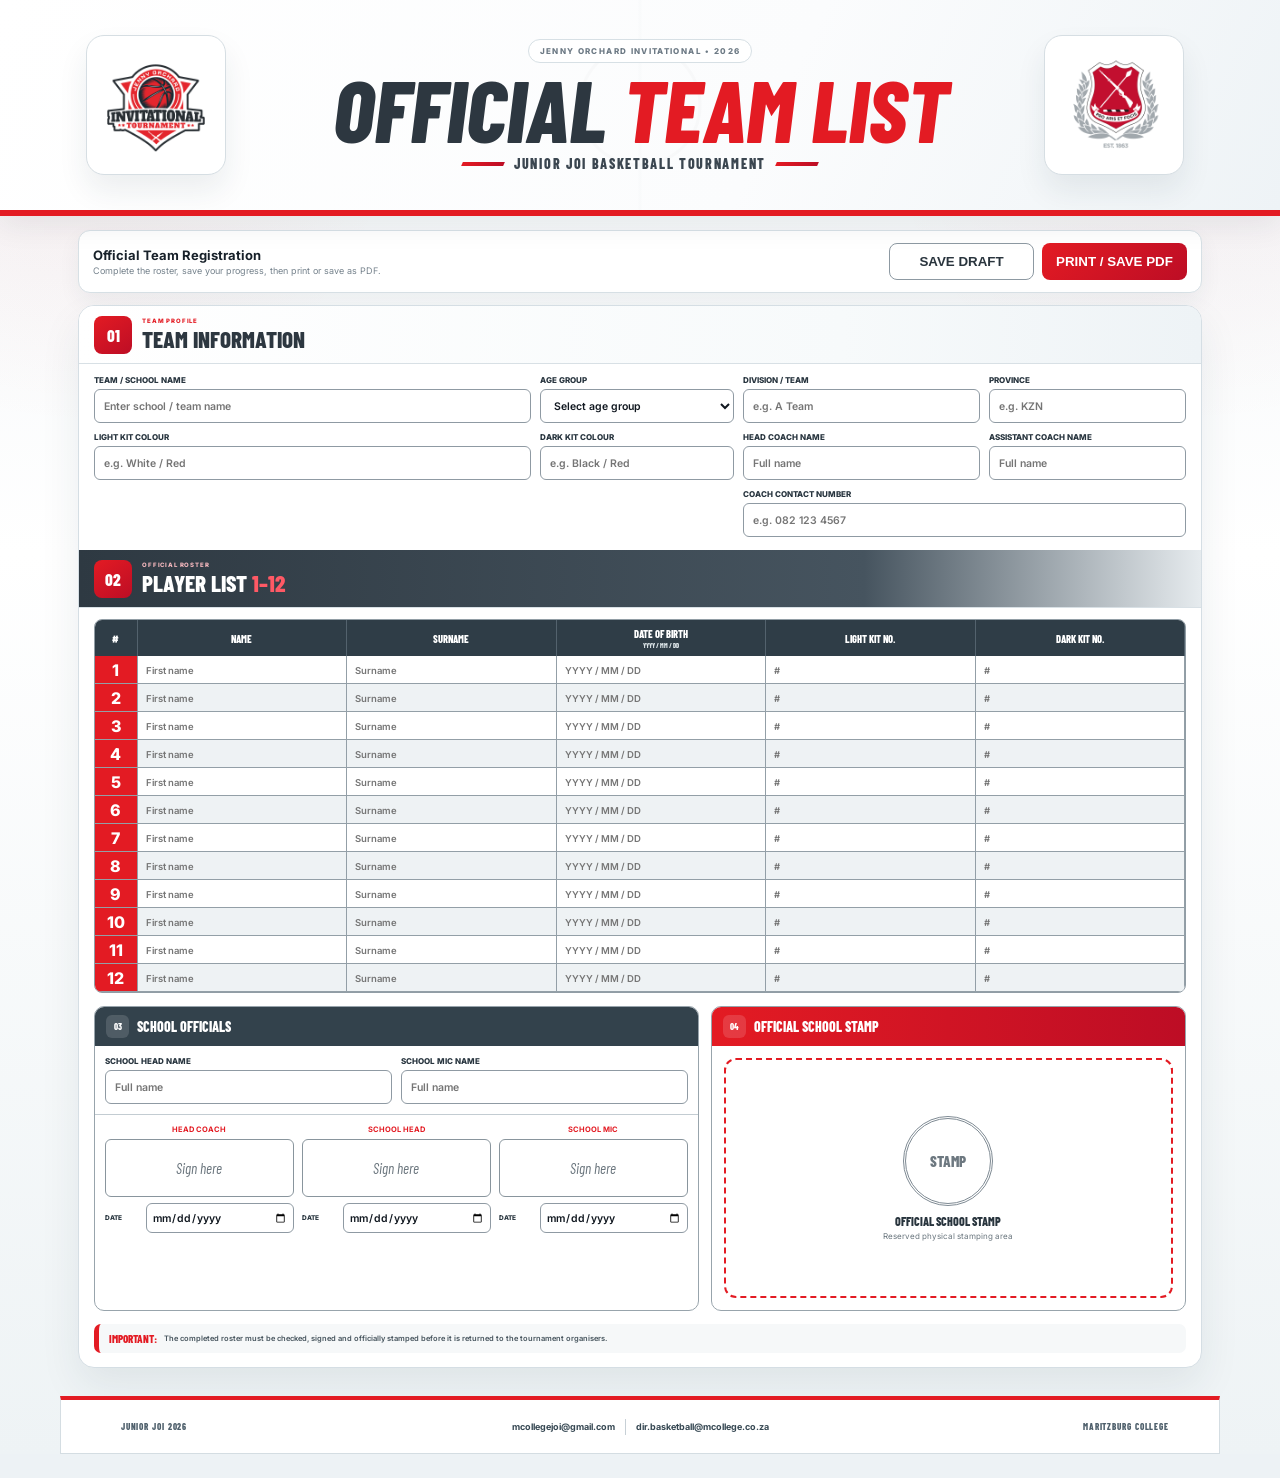
<file: index.html>
<!doctype html>
<html lang="en">
<head>
  <meta charset="utf-8">
  <meta name="viewport" content="width=device-width,initial-scale=1,viewport-fit=cover">
  <meta name="theme-color" content="#ffffff">
  <title>Junior JOI 2026 | Official Team List</title>
  <link rel="stylesheet" href="styles.css">
</head>
<body>

<header class="hero">
  <div class="court-markings"></div>
  <div class="hero-inner">
    <div class="crest-card">
      <img src="assets/joi-logo.png" alt="Jenny Orchard Invitational">
    </div>

    <div class="hero-copy">
      <div class="eyebrow">JENNY ORCHARD INVITATIONAL • 2026</div>
      <h1>OFFICIAL <span>TEAM LIST</span></h1>
      <div class="hero-subtitle">
        <i></i>
        <strong>JUNIOR JOI BASKETBALL TOURNAMENT</strong>
        <i></i>
      </div>
    </div>

    <div class="crest-card">
      <img src="assets/mc-logo.png" alt="Maritzburg College">
    </div>
  </div>
</header>

<main class="page">

  <div class="toolbar no-print">
    <div>
      <strong>Official Team Registration</strong>
      <small>Complete the roster, save your progress, then print or save as PDF.</small>
    </div>
    <div class="actions">
      <button id="saveBtn" class="btn btn-outline">SAVE DRAFT</button>
      <button id="printBtn" class="btn btn-primary">PRINT / SAVE PDF</button>
    </div>
  </div>

  <form class="sheet">

    <section class="section">
      <div class="section-header">
        <span class="section-no">01</span>
        <div>
          <small>TEAM PROFILE</small>
          <h2>TEAM INFORMATION</h2>
        </div>
      </div>

      <div class="form-grid team-grid">
        <label class="team-name">
          <span>TEAM / SCHOOL NAME</span>
          <input id="teamName" placeholder="Enter school / team name">
        </label>

        <label>
          <span>AGE GROUP</span>
          <select id="ageGroup">
            <option value="">Select age group</option>
            <option>U13</option>
            <option>U14</option>
            <option>U15</option>
            <option>U16</option>
            <option>U19</option>
          </select>
        </label>

        <label>
          <span>DIVISION / TEAM</span>
          <input id="division" placeholder="e.g. A Team">
        </label>

        <label>
          <span>PROVINCE</span>
          <input id="province" placeholder="e.g. KZN">
        </label>

        <label>
          <span>LIGHT KIT COLOUR</span>
          <input id="lightKit" placeholder="e.g. White / Red">
        </label>

        <label>
          <span>DARK KIT COLOUR</span>
          <input id="darkKit" placeholder="e.g. Black / Red">
        </label>

        <label>
          <span>HEAD COACH NAME</span>
          <input id="headCoach" placeholder="Full name">
        </label>

        <label>
          <span>ASSISTANT COACH NAME</span>
          <input id="assistantCoach" placeholder="Full name">
        </label>

        <label class="coach-contact">
          <span>COACH CONTACT NUMBER</span>
          <input id="coachContact" inputmode="tel" placeholder="e.g. 082 123 4567">
        </label>
      </div>
    </section>

    <section class="section roster-section">
      <div class="section-header dark">
        <span class="section-no">02</span>
        <div>
          <small>OFFICIAL ROSTER</small>
          <h2>PLAYER LIST <em>1–12</em></h2>
        </div>
      </div>

      <div class="table-wrap">
        <table>
          <thead>
            <tr>
              <th>#</th>
              <th>NAME</th>
              <th>SURNAME</th>
              <th>DATE OF BIRTH<small>YYYY / MM / DD</small></th>
              <th>LIGHT KIT NO.</th>
              <th>DARK KIT NO.</th>
            </tr>
          </thead>
          <tbody id="playersBody"></tbody>
        </table>
      </div>
    </section>

    <section class="bottom-grid">
      <div class="panel">
        <div class="panel-header">
          <span>03</span>
          <strong>SCHOOL OFFICIALS</strong>
        </div>

        <div class="form-grid officials-grid">
          <label>
            <span>SCHOOL HEAD NAME</span>
            <input id="schoolHead" placeholder="Full name">
          </label>
          <label>
            <span>SCHOOL MIC NAME</span>
            <input id="schoolMic" placeholder="Full name">
          </label>
        </div>

        <div class="signature-grid">
          <div class="signature-card">
            <b>HEAD COACH</b>
            <div class="signature-line">Sign here</div>
            <label class="date-row"><span>DATE</span><input id="coachDate" type="date"></label>
          </div>

          <div class="signature-card">
            <b>SCHOOL HEAD</b>
            <div class="signature-line">Sign here</div>
            <label class="date-row"><span>DATE</span><input id="headDate" type="date"></label>
          </div>

          <div class="signature-card">
            <b>SCHOOL MIC</b>
            <div class="signature-line">Sign here</div>
            <label class="date-row"><span>DATE</span><input id="micDate" type="date"></label>
          </div>
        </div>
      </div>

      <div class="panel stamp-panel">
        <div class="panel-header red">
          <span>04</span>
          <strong>OFFICIAL SCHOOL STAMP</strong>
        </div>

        <div class="stamp-area">
          <div class="stamp-circle">STAMP</div>
          <strong>OFFICIAL SCHOOL STAMP</strong>
          <small>Reserved physical stamping area</small>
        </div>
      </div>
    </section>

    <div class="important">
      <strong>IMPORTANT:</strong>
      <span>The completed roster must be checked, signed and officially stamped before it is returned to the tournament organisers.</span>
    </div>

  </form>
</main>

<footer class="footer">
  <div>JUNIOR JOI 2026</div>
  <div class="footer-contact">
    <span>mcollegejoi@gmail.com</span>
    <i></i>
    <span>dir.basketball@mcollege.co.za</span>
  </div>
  <div>MARITZBURG COLLEGE</div>
</footer>

<div id="toast" class="toast no-print">Draft saved</div>
<script src="app.js"></script>
</body>
</html>
</file>
<file: styles.css>
@import url('https://fonts.googleapis.com/css2?family=Barlow+Condensed:ital,wght@0,700;0,800;1,800&family=Inter:wght@400;500;600;700;800&display=swap');

:root{
  --red:#e31b23;
  --red-dark:#bd0d25;
  --charcoal:#2d3740;
  --ink:#18212a;
  --steel:#697783;
  --line:#9faab2;
  --light:#f4f7f9;
  --paper:#ffffff;
}

*{box-sizing:border-box}

html{background:#edf2f5}

body{
  margin:0;
  font-family:Inter,Arial,sans-serif;
  color:var(--ink);
  background:
    radial-gradient(circle at 6% 7%,rgba(227,27,35,.06),transparent 18%),
    radial-gradient(circle at 94% 7%,rgba(189,13,37,.05),transparent 18%),
    linear-gradient(180deg,#f1f5f7,#ffffff 38%,#eef3f5);
}

/* HEADER */
.hero{
  position:relative;
  overflow:hidden;
  background:linear-gradient(115deg,#fff 0%,#fbfcfd 60%,#eef3f6 100%);
  border-bottom:6px solid var(--red);
  box-shadow:0 10px 28px rgba(26,40,52,.07);
}

.court-markings{
  position:absolute;
  inset:0;
  opacity:.18;
  background:
    radial-gradient(circle at center,transparent 0 58px,rgba(30,42,52,.09) 59px 61px,transparent 62px),
    linear-gradient(90deg,transparent 0 49.8%,rgba(30,42,52,.06) 50%,transparent 50.2%);
}

.hero-inner{
  position:relative;
  z-index:1;
  max-width:1160px;
  min-height:210px;
  margin:auto;
  padding:18px 26px;
  display:grid;
  grid-template-columns:150px 1fr 150px;
  align-items:center;
  gap:26px;
}

.crest-card{
  width:140px;
  height:140px;
  display:grid;
  place-items:center;
  background:#fff;
  border:1px solid #d6dee3;
  border-radius:18px;
  box-shadow:0 16px 30px rgba(31,47,59,.08);
}

.crest-card img{
  max-width:84%;
  max-height:116px;
  object-fit:contain;
}

.hero-copy{text-align:center}

.eyebrow{
  display:inline-block;
  padding:6px 11px;
  border:1px solid #d7e0e5;
  border-radius:999px;
  background:#fff;
  color:#6c7984;
  font-size:8px;
  font-weight:800;
  letter-spacing:.17em;
}

.hero h1{
  margin:9px 0 0;
  font:italic 800 clamp(50px,8vw,88px)/.84 "Barlow Condensed",Impact,sans-serif;
  text-transform:uppercase;
  color:var(--charcoal);
}

.hero h1 span{color:var(--red)}

.hero-subtitle{
  margin-top:10px;
  display:flex;
  justify-content:center;
  align-items:center;
  gap:10px;
}

.hero-subtitle i{
  width:42px;
  height:4px;
  transform:skewX(-24deg);
  background:linear-gradient(90deg,var(--red),var(--red-dark));
}

.hero-subtitle strong{
  color:#3b4650;
  font:800 14px "Barlow Condensed";
  letter-spacing:.12em;
}

/* PAGE */
.page{
  max-width:1160px;
  margin:auto;
  padding:14px 18px 28px;
}

.toolbar{
  display:flex;
  justify-content:space-between;
  align-items:center;
  gap:16px;
  margin-bottom:12px;
  padding:12px 14px;
  background:#fff;
  border:1px solid #d7e0e5;
  border-radius:12px;
  box-shadow:0 9px 22px rgba(31,47,60,.06);
}

.toolbar strong{display:block;font-size:13px}
.toolbar small{display:block;font-size:9px;color:#75828c;margin-top:2px}
.actions{display:flex;gap:8px}

.btn{
  min-width:145px;
  padding:10px 14px;
  border-radius:8px;
  font-weight:800;
  cursor:pointer;
}

.btn-outline{
  background:#fff;
  border:1px solid #8d99a2;
  color:#29343d;
}

.btn-primary{
  border:0;
  background:linear-gradient(135deg,var(--red),var(--red-dark));
  color:#fff;
}

/* FORM */
.sheet{
  background:#fff;
  border:1px solid #d5dee4;
  border-radius:16px;
  overflow:hidden;
  box-shadow:0 18px 40px rgba(31,47,59,.08);
}

.section{padding:0 15px 13px}

.section-header{
  margin:0 -15px 11px;
  min-height:58px;
  padding:8px 15px;
  display:flex;
  align-items:center;
  gap:10px;
  background:linear-gradient(90deg,#fff,#f7fafb 68%,#eef3f6);
  border-bottom:1px solid #d8e0e5;
}

.section-header.dark{
  color:#fff;
  background:linear-gradient(90deg,#2e3942,#46545f 70%,#e6ebee);
}

.section-no{
  width:38px;
  height:38px;
  display:grid;
  place-items:center;
  border-radius:8px;
  background:linear-gradient(145deg,var(--red),var(--red-dark));
  color:#fff;
  font:800 17px "Barlow Condensed";
}

.section-header small{
  display:block;
  color:var(--red);
  font-size:6px;
  font-weight:800;
  letter-spacing:.14em;
}

.section-header.dark small{color:#f7b9bf}

.section-header h2{
  margin:1px 0 0;
  color:var(--charcoal);
  font:800 23px "Barlow Condensed";
}

.section-header.dark h2{color:#fff}
.section-header em{font-style:normal;color:#ff5965}

.form-grid{display:grid;gap:9px}
.team-grid{grid-template-columns:1.4fr .62fr .76fr .63fr}
.coach-contact{grid-column:3/5}

label span{
  display:block;
  margin-bottom:4px;
  color:#27343e;
  font-size:8px;
  font-weight:800;
}

input,select{
  width:100%;
  min-height:34px;
  padding:8px 9px;
  border:1.4px solid #8f9aa3;
  border-radius:6px;
  background:#fff;
  color:#111820;
  font:600 10.5px Inter;
  outline:none;
}

input:focus,select:focus{
  border-color:var(--red);
  box-shadow:0 0 0 3px rgba(227,27,35,.07);
}

/* TABLE */
.table-wrap{
  overflow-x:auto;
  border:1px solid #919da5;
  border-radius:8px;
}

table{
  width:100%;
  min-width:900px;
  border-collapse:collapse;
}

thead th{
  padding:7px 5px;
  color:#fff;
  background:#2f3d47;
  border-right:1px solid #53626d;
  font:800 10.5px "Barlow Condensed";
}

thead th small{
  display:block;
  margin-top:1px;
  color:#dce4e8;
  font-size:6.5px;
}

tbody td{
  padding:2px;
  background:#fff;
  border-right:1px solid #939fa7;
  border-bottom:1px solid #939fa7;
}

tbody tr:nth-child(even) td{background:#eef2f4}

tbody td:first-child{
  width:42px;
  text-align:center;
  color:#fff;
  font-weight:800;
  background:var(--red)!important;
}

tbody input{
  min-height:0;
  border:0;
  border-radius:0;
  background:transparent;
  padding:5px 6px;
  font-size:9.5px;
}

/* LOWER */
.bottom-grid{
  display:grid;
  grid-template-columns:1.12fr .88fr;
  gap:12px;
  padding:0 15px 13px;
}

.panel{
  border:1px solid #98a4ac;
  border-radius:10px;
  overflow:hidden;
  background:#fff;
}

.panel-header{
  min-height:39px;
  padding:0 11px;
  display:flex;
  align-items:center;
  gap:8px;
  background:#33424c;
  color:#fff;
}

.panel-header.red{background:linear-gradient(90deg,var(--red),var(--red-dark))}

.panel-header span{
  width:23px;
  height:23px;
  display:grid;
  place-items:center;
  border-radius:6px;
  background:rgba(255,255,255,.14);
  font:800 9px "Barlow Condensed";
}

.panel-header strong{font:800 14px "Barlow Condensed"}

.officials-grid{
  grid-template-columns:1fr 1fr;
  padding:10px;
}

.signature-grid{
  display:grid;
  grid-template-columns:repeat(3,1fr);
  gap:8px;
  padding:10px;
  border-top:1px solid #c3ccd2;
}

.signature-card b{
  display:block;
  margin-bottom:5px;
  text-align:center;
  color:var(--red);
  font-size:7.5px;
}

.signature-line{
  height:58px;
  display:flex;
  align-items:center;
  justify-content:center;
  border:1.3px solid #89959d;
  border-radius:6px;
  color:#6a757d;
  font:italic 15px "Barlow Condensed";
}

.date-row{
  display:grid;
  grid-template-columns:36px 1fr;
  gap:5px;
  align-items:center;
  margin-top:6px;
}

.date-row span{
  margin:0;
  font-size:6.5px;
}

.date-row input{
  min-height:30px;
  padding:4px 5px;
}

/* STAMP */
.stamp-area{
  min-height:240px;
  margin:12px;
  display:flex;
  flex-direction:column;
  align-items:center;
  justify-content:center;
  border:2.5px dashed var(--red);
  border-radius:12px;
  background:#fff;
}

.stamp-circle{
  width:90px;
  height:90px;
  display:grid;
  place-items:center;
  border:3px double #7f8b94;
  border-radius:50%;
  color:#6d7880;
  font:800 15px "Barlow Condensed";
}

.stamp-area strong{
  margin-top:8px;
  color:#28343d;
  font:800 12px "Barlow Condensed";
}

.stamp-area small{
  margin-top:3px;
  color:#69757d;
  font-size:8px;
}

/* NOTICE */
.important{
  margin:0 15px 14px;
  display:flex;
  gap:7px;
  align-items:center;
  padding:8px 10px;
  border-left:5px solid var(--red);
  border-radius:7px;
  background:#f6f8f9;
}

.important strong{
  color:var(--red);
  font:800 11px "Barlow Condensed";
}

.important span{
  color:#46545d;
  font-size:7.5px;
  font-weight:600;
}

/* FOOTER */
.footer{
  max-width:1160px;
  margin:0 auto 24px;
  min-height:58px;
  padding:10px 18px;
  display:grid;
  grid-template-columns:150px 1fr 150px;
  align-items:center;
  gap:10px;
  background:#fff;
  border:1px solid #d4dde2;
  border-top:4px solid var(--red);
}

.footer > div{
  color:#4f606c;
  text-align:center;
  font:800 9px "Barlow Condensed";
  letter-spacing:.1em;
}

.footer-contact{
  display:flex;
  justify-content:center;
  align-items:center;
  gap:10px;
  font-family:Inter!important;
  font-size:9px!important;
  font-weight:700!important;
  letter-spacing:0!important;
  color:#344651!important;
}

.footer-contact i{
  width:1px;
  height:16px;
  background:#c7d0d6;
}

/* TOAST */
.toast{
  position:fixed;
  right:18px;
  bottom:18px;
  padding:10px 13px;
  border-radius:7px;
  background:#33424c;
  border-left:4px solid var(--red);
  color:#fff;
  font-size:10px;
  font-weight:800;
  opacity:0;
  transform:translateY(8px);
  transition:.2s;
}
.toast.show{opacity:1;transform:none}

/* MOBILE */
@media(max-width:800px){
  .hero-inner{
    min-height:150px;
    padding:11px 8px;
    grid-template-columns:72px 1fr 72px;
    gap:8px;
  }
  .crest-card{
    width:70px;
    height:78px;
    border-radius:12px;
  }
  .crest-card img{max-height:66px}
  .eyebrow{font-size:5px;padding:4px 6px}
  .hero h1{font-size:44px;margin-top:5px}
  .hero-subtitle{gap:5px;margin-top:5px}
  .hero-subtitle strong{font-size:8px}
  .hero-subtitle i{width:20px;height:2px}

  .page{padding:8px}
  .toolbar{flex-direction:column;align-items:flex-start}
  .actions{width:100%}
  .btn{flex:1;min-width:0}

  .team-grid{grid-template-columns:1fr 1fr}
  .coach-contact{grid-column:auto}
  .bottom-grid{grid-template-columns:1fr}
  .signature-grid{grid-template-columns:1fr}

  .footer{
    margin:0 8px 18px;
    grid-template-columns:1fr;
  }
  .footer-contact{flex-direction:column;gap:2px}
  .footer-contact i{display:none}
}

@media(max-width:480px){
  .team-grid,.officials-grid{grid-template-columns:1fr}
}

/* PRINT — ONE PAGE, FULL A4 */
@media print{
  @page{size:A4 portrait;margin:4mm}

  html,body{
    width:210mm!important;
    min-height:297mm!important;
    margin:0!important;
    padding:0!important;
    background:#fff!important;
    -webkit-print-color-adjust:exact;
    print-color-adjust:exact;
  }

  .no-print{display:none!important}

  .hero{
    height:37mm!important;
    min-height:37mm!important;
    box-shadow:none!important;
    border-bottom:1.2mm solid var(--red)!important;
  }

  .hero-inner{
    height:37mm!important;
    min-height:37mm!important;
    padding:3.5mm 5mm!important;
    grid-template-columns:20mm 1fr 20mm!important;
    gap:3mm!important;
  }

  .crest-card{
    width:19mm!important;
    height:19mm!important;
    border-radius:2.5mm!important;
    box-shadow:none!important;
  }

  .crest-card img{
    max-width:16mm!important;
    max-height:16mm!important;
  }

  .eyebrow{
    font-size:1.45mm!important;
    padding:.8mm 1.6mm!important;
  }

  .hero h1{
    margin-top:.8mm!important;
    font-size:10.5mm!important;
  }

  .hero-subtitle{
    margin-top:.8mm!important;
    gap:1.4mm!important;
  }

  .hero-subtitle i{
    width:7mm!important;
    height:.5mm!important;
  }

  .hero-subtitle strong{
    font-size:1.8mm!important;
  }

  .page{
    max-width:none!important;
    padding:1.5mm 0 0!important;
    margin:0!important;
  }

  .sheet{
    width:100%!important;
    min-height:235mm!important;
    box-shadow:none!important;
    border-radius:0!important;
  }

  .section{
    padding:0 2.5mm 1.4mm!important;
  }

  .section-header{
    min-height:7.5mm!important;
    margin:0 -2.5mm 1.2mm!important;
    padding:.8mm 2.5mm!important;
  }

  .section-no{
    width:5.5mm!important;
    height:5.5mm!important;
    font-size:1.9mm!important;
  }

  .section-header small{
    font-size:1mm!important;
  }

  .section-header h2{
    font-size:3.2mm!important;
  }

  .form-grid{
    gap:.8mm 1.1mm!important;
  }

  .team-grid{
    grid-template-columns:1.4fr .62fr .76fr .63fr!important;
  }

  label span{
    font-size:1.2mm!important;
    margin-bottom:.25mm!important;
    color:#111!important;
  }

  input,select{
    min-height:4.7mm!important;
    height:4.7mm!important;
    padding:.35mm .55mm!important;
    font-size:1.5mm!important;
    border:.3mm solid #555!important;
    border-radius:.6mm!important;
    color:#000!important;
    background:#fff!important;
  }

  .table-wrap{
    border:.25mm solid #666!important;
    border-radius:1mm!important;
    overflow:visible!important;
  }

  table{
    width:100%!important;
    min-width:0!important;
    table-layout:fixed!important;
  }

  thead th{
    height:5.6mm!important;
    padding:.4mm .3mm!important;
    font-size:1.5mm!important;
  }

  thead th small{
    font-size:.9mm!important;
  }

  tbody tr,
  tbody td{
    height:5.05mm!important;
  }

  tbody td{
    border-right:.22mm solid #666!important;
    border-bottom:.22mm solid #666!important;
  }

  tbody td:first-child{
    font-size:1.4mm!important;
  }

  tbody input{
    min-height:4.4mm!important;
    height:4.4mm!important;
    padding:.2mm .4mm!important;
    font-size:1.4mm!important;
    border:0!important;
  }

  .bottom-grid{
    grid-template-columns:1.15fr .85fr!important;
    gap:1.4mm!important;
    padding:0 2.5mm 1.4mm!important;
  }

  .panel{
    border:.25mm solid #666!important;
    border-radius:1mm!important;
  }

  .panel-header{
    min-height:6mm!important;
    height:6mm!important;
    padding:0 1.4mm!important;
  }

  .panel-header span{
    width:4.5mm!important;
    height:4.5mm!important;
    font-size:1.4mm!important;
  }

  .panel-header strong{
    font-size:1.9mm!important;
  }

  .officials-grid{
    padding:1mm!important;
  }

  .signature-grid{
    gap:.8mm!important;
    padding:1mm!important;
  }

  .signature-card b{
    font-size:1.15mm!important;
    margin-bottom:.35mm!important;
  }

  .signature-line{
    height:8.5mm!important;
    border:.25mm solid #666!important;
    font-size:1.7mm!important;
  }

  .date-row{
    grid-template-columns:6mm 1fr!important;
    gap:.5mm!important;
    margin-top:.4mm!important;
  }

  .date-row span{
    font-size:1.05mm!important;
  }

  .date-row input{
    min-height:4mm!important;
    height:4mm!important;
    font-size:1.2mm!important;
    padding:.2mm .4mm!important;
  }

  .stamp-area{
    height:40mm!important;
    min-height:40mm!important;
    max-height:40mm!important;
    margin:1.2mm!important;
    border:.6mm dashed var(--red)!important;
    border-radius:1.5mm!important;
  }

  .stamp-circle{
    width:17mm!important;
    height:17mm!important;
    border:.5mm double #555!important;
    font-size:1.8mm!important;
  }

  .stamp-area strong{
    margin-top:.7mm!important;
    font-size:1.6mm!important;
    color:#111!important;
  }

  .stamp-area small{
    margin-top:.3mm!important;
    font-size:1.1mm!important;
    color:#333!important;
  }

  .important{
    margin:0 2.5mm 1mm!important;
    padding:.7mm 1mm!important;
    border-left-width:.8mm!important;
  }

  .important strong{
    font-size:1.5mm!important;
  }

  .important span{
    font-size:1.1mm!important;
  }

  .footer{
    min-height:8mm!important;
    height:8mm!important;
    margin:0!important;
    padding:.8mm 2mm!important;
    grid-template-columns:28mm 1fr 28mm!important;
    border-top-width:.8mm!important;
  }

  .footer > div,
  .footer-contact{
    font-size:1.15mm!important;
    color:#111!important;
  }
}


/* =========================================================
   FINAL PRINT MATCH — MAKE PRINT LOOK LIKE THE LIVE SHEET
   ========================================================= */
@media print {
  @page {
    size: A4 portrait;
    margin: 4mm;
  }

  html, body {
    width: 210mm !important;
    min-height: 297mm !important;
    margin: 0 !important;
    padding: 0 !important;
    background: #edf2f5 !important;
    -webkit-print-color-adjust: exact !important;
    print-color-adjust: exact !important;
  }

  .no-print {
    display: none !important;
  }

  /* Preserve the same bright header treatment */
  .hero {
    height: 38mm !important;
    min-height: 38mm !important;
    background: linear-gradient(115deg,#ffffff 0%,#fbfcfd 60%,#eef3f6 100%) !important;
    border-bottom: 1.4mm solid var(--red) !important;
    box-shadow: none !important;
  }

  .court-markings {
    display: block !important;
    opacity: .18 !important;
  }

  .hero-inner {
    height: 38mm !important;
    min-height: 38mm !important;
    padding: 3.5mm 5mm !important;
    grid-template-columns: 20mm 1fr 20mm !important;
    gap: 3mm !important;
  }

  .crest-card {
    width: 19mm !important;
    height: 19mm !important;
    background: #fff !important;
    border: .3mm solid #aab4bc !important;
    border-radius: 2.5mm !important;
    box-shadow: none !important;
  }

  .crest-card img {
    max-width: 16mm !important;
    max-height: 16mm !important;
  }

  .eyebrow {
    display: inline-block !important;
    padding: .8mm 1.6mm !important;
    border: .25mm solid #aab4bc !important;
    border-radius: 5mm !important;
    background: #fff !important;
    color: #44515b !important;
    font-size: 1.45mm !important;
    font-weight: 800 !important;
    letter-spacing: .12em !important;
  }

  .hero h1 {
    margin-top: .8mm !important;
    color: var(--charcoal) !important;
    font-size: 10.7mm !important;
    font-weight: 800 !important;
    line-height: .84 !important;
  }

  .hero h1 span {
    color: var(--red) !important;
  }

  .hero-subtitle {
    margin-top: .8mm !important;
    gap: 1.4mm !important;
  }

  .hero-subtitle i {
    width: 7mm !important;
    height: .55mm !important;
    background: linear-gradient(90deg,var(--red),var(--red-dark)) !important;
  }

  .hero-subtitle strong {
    color: #27343e !important;
    font-size: 1.8mm !important;
    font-weight: 800 !important;
    letter-spacing: .10em !important;
  }

  .page {
    max-width: none !important;
    padding: 1.5mm 0 0 !important;
    margin: 0 !important;
  }

  .sheet {
    width: 100% !important;
    min-height: 235mm !important;
    background: #fff !important;
    border: .3mm solid #9ca7af !important;
    border-radius: 2mm !important;
    box-shadow: none !important;
    overflow: hidden !important;
  }

  .section {
    padding: 0 2.5mm 1.5mm !important;
  }

  /* Keep section headers visually the same as screen */
  .section-header {
    min-height: 8mm !important;
    margin: 0 -2.5mm 1.2mm !important;
    padding: .8mm 2.5mm !important;
    background: linear-gradient(90deg,#fff,#f7fafb 68%,#eef3f6) !important;
    border-bottom: .3mm solid #aab4bc !important;
  }

  .section-header.dark {
    background: linear-gradient(90deg,#2e3942,#46545f 70%,#dce2e6) !important;
    color: #fff !important;
  }

  .section-no {
    width: 5.8mm !important;
    height: 5.8mm !important;
    border-radius: 1.3mm !important;
    background: linear-gradient(145deg,var(--red),var(--red-dark)) !important;
    color: #fff !important;
    font-size: 2mm !important;
    font-weight: 800 !important;
  }

  .section-header small {
    color: var(--red) !important;
    font-size: 1.05mm !important;
    font-weight: 800 !important;
    letter-spacing: .10em !important;
  }

  .section-header.dark small {
    color: #ffd0d4 !important;
  }

  .section-header h2 {
    margin-top: .2mm !important;
    color: var(--charcoal) !important;
    font-size: 3.3mm !important;
    font-weight: 800 !important;
  }

  .section-header.dark h2 {
    color: #fff !important;
  }

  .section-header em {
    color: #ff5965 !important;
  }

  /* Team info: darker labels and stronger field borders */
  .form-grid {
    gap: .8mm 1.1mm !important;
  }

  .team-grid {
    grid-template-columns: 1.4fr .62fr .76fr .63fr !important;
  }

  .coach-contact {
    grid-column: 3 / 5 !important;
  }

  label span {
    margin-bottom: .3mm !important;
    color: #111 !important;
    font-size: 1.22mm !important;
    font-weight: 800 !important;
  }

  input, select {
    min-height: 4.8mm !important;
    height: 4.8mm !important;
    padding: .35mm .55mm !important;
    border: .35mm solid #4f5960 !important;
    border-radius: .7mm !important;
    background: #fff !important;
    color: #000 !important;
    font-size: 1.5mm !important;
    font-weight: 600 !important;
  }

  /* Player roster — same dark header + red numbers as screen */
  .table-wrap {
    border: .3mm solid #555f66 !important;
    border-radius: 1mm !important;
    overflow: visible !important;
  }

  table {
    width: 100% !important;
    min-width: 0 !important;
    table-layout: fixed !important;
  }

  thead th {
    height: 5.7mm !important;
    padding: .4mm .3mm !important;
    background: #2f3d47 !important;
    color: #fff !important;
    border-right: .25mm solid #66727b !important;
    font-size: 1.5mm !important;
    font-weight: 800 !important;
  }

  thead th small {
    color: #e7edf0 !important;
    font-size: .95mm !important;
  }

  tbody tr,
  tbody td {
    height: 5.05mm !important;
  }

  tbody td {
    background: #fff !important;
    border-right: .25mm solid #666 !important;
    border-bottom: .25mm solid #666 !important;
  }

  tbody tr:nth-child(even) td {
    background: #eef2f4 !important;
  }

  tbody td:first-child {
    width: 7mm !important;
    background: var(--red) !important;
    color: #fff !important;
    font-size: 1.45mm !important;
    font-weight: 800 !important;
  }

  tbody input {
    min-height: 4.4mm !important;
    height: 4.4mm !important;
    padding: .2mm .4mm !important;
    border: 0 !important;
    background: transparent !important;
    color: #000 !important;
    font-size: 1.4mm !important;
    font-weight: 600 !important;
  }

  /* Bottom panels same styling as live sheet */
  .bottom-grid {
    grid-template-columns: 1.12fr .88fr !important;
    gap: 1.4mm !important;
    padding: 0 2.5mm 1.4mm !important;
  }

  .panel {
    background: #fff !important;
    border: .3mm solid #666 !important;
    border-radius: 1.2mm !important;
  }

  .panel-header {
    min-height: 6.4mm !important;
    height: 6.4mm !important;
    padding: 0 1.5mm !important;
    background: #33424c !important;
    color: #fff !important;
  }

  .panel-header.red {
    background: linear-gradient(90deg,var(--red),var(--red-dark)) !important;
  }

  .panel-header span {
    width: 4.6mm !important;
    height: 4.6mm !important;
    border-radius: 1mm !important;
    background: rgba(255,255,255,.16) !important;
    color: #fff !important;
    font-size: 1.45mm !important;
  }

  .panel-header strong {
    font-size: 2mm !important;
    font-weight: 800 !important;
  }

  .officials-grid {
    padding: 1mm !important;
  }

  .signature-grid {
    gap: .8mm !important;
    padding: 1mm !important;
    border-top: .25mm solid #777 !important;
  }

  .signature-card b {
    color: var(--red) !important;
    font-size: 1.2mm !important;
    font-weight: 800 !important;
    margin-bottom: .35mm !important;
  }

  .signature-line {
    height: 8.8mm !important;
    border: .3mm solid #555 !important;
    border-radius: .7mm !important;
    background: #fff !important;
    color: #4e5961 !important;
    font-size: 1.75mm !important;
  }

  .date-row {
    grid-template-columns: 6mm 1fr !important;
    gap: .5mm !important;
    margin-top: .4mm !important;
  }

  .date-row span {
    font-size: 1.05mm !important;
    font-weight: 800 !important;
  }

  .date-row input {
    min-height: 4mm !important;
    height: 4mm !important;
    font-size: 1.2mm !important;
    padding: .2mm .4mm !important;
  }

  /* Preserve the large stamp area and its styling */
  .stamp-area {
    height: 40mm !important;
    min-height: 40mm !important;
    max-height: 40mm !important;
    margin: 1.2mm !important;
    border: .65mm dashed var(--red) !important;
    border-radius: 1.5mm !important;
    background: #fff !important;
  }

  .stamp-circle {
    width: 17mm !important;
    height: 17mm !important;
    border: .55mm double #555 !important;
    color: #4c555c !important;
    font-size: 1.8mm !important;
    font-weight: 800 !important;
  }

  .stamp-area strong {
    margin-top: .7mm !important;
    color: #111 !important;
    font-size: 1.65mm !important;
    font-weight: 800 !important;
  }

  .stamp-area small {
    margin-top: .3mm !important;
    color: #333 !important;
    font-size: 1.1mm !important;
  }

  /* Keep notice bold and clear */
  .important {
    margin: 0 2.5mm 1mm !important;
    padding: .7mm 1mm !important;
    border-left: 1mm solid var(--red) !important;
    border-radius: .8mm !important;
    background: #f6f8f9 !important;
  }

  .important strong {
    color: var(--red) !important;
    font-size: 1.5mm !important;
    font-weight: 800 !important;
  }

  .important span {
    color: #111 !important;
    font-size: 1.1mm !important;
    font-weight: 700 !important;
  }

  /* Footer same style as live version */
  .footer {
    min-height: 8mm !important;
    height: 8mm !important;
    margin: 0 !important;
    padding: .8mm 2mm !important;
    grid-template-columns: 28mm 1fr 28mm !important;
    background: #fff !important;
    border: .25mm solid #888 !important;
    border-top: .9mm solid var(--red) !important;
  }

  .footer > div,
  .footer-contact {
    color: #111 !important;
    font-size: 1.15mm !important;
    font-weight: 800 !important;
  }

  .footer-contact i {
    height: 3mm !important;
    background: #666 !important;
  }
}


/* =========================================================
   SIGNATURE + DATE PRINT MATCH FIX
   Makes print match the live web layout:
   3 signature cards side-by-side, each with date directly below.
   ========================================================= */
@media print {

  .signature-grid{
    display:grid !important;
    grid-template-columns:repeat(3,1fr) !important;
    gap:1.2mm !important;
    padding:1.2mm !important;
    border-top:.25mm solid #777 !important;
  }

  .signature-card{
    display:block !important;
    padding:0 !important;
    border:0 !important;
    min-width:0 !important;
  }

  .signature-card b{
    display:block !important;
    text-align:center !important;
    color:var(--red) !important;
    font-size:1.25mm !important;
    font-weight:800 !important;
    margin:0 0 .6mm !important;
  }

  .signature-line{
    display:flex !important;
    align-items:center !important;
    justify-content:center !important;
    width:100% !important;
    height:10mm !important;
    min-height:10mm !important;
    border:.32mm solid #555 !important;
    border-radius:.8mm !important;
    background:#fff !important;
    color:#565f66 !important;
    font:italic 1.8mm "Barlow Condensed" !important;
    text-align:center !important;
  }

  .date-row{
    display:grid !important;
    grid-template-columns:7mm 1fr !important;
    align-items:center !important;
    gap:.7mm !important;
    width:100% !important;
    margin-top:.8mm !important;
  }

  .date-row span{
    display:block !important;
    margin:0 !important;
    color:#111 !important;
    font-size:1.1mm !important;
    font-weight:800 !important;
    line-height:1 !important;
  }

  .date-row input{
    display:block !important;
    width:100% !important;
    height:4.5mm !important;
    min-height:4.5mm !important;
    padding:.25mm .45mm !important;
    border:.3mm solid #555 !important;
    border-radius:.6mm !important;
    background:#fff !important;
    color:#000 !important;
    font-size:1.2mm !important;
  }
}


/* =========================================================
   BLACK & WHITE / GRAYSCALE PRINT SAFETY
   Ensures all text, borders and structure remain clear
   even when printed on a monochrome laser printer.
   ========================================================= */
@media print {

  /* Force strong contrast for monochrome printers */
  body,
  .sheet,
  .panel,
  .section,
  .footer,
  .crest-card,
  .stamp-area,
  .signature-line,
  input,
  select {
    color:#000 !important;
  }

  /* All important labels and text print in solid black */
  label span,
  .section-header h2,
  .section-header small,
  .panel-header strong,
  .signature-card b,
  .important,
  .important span,
  .important strong,
  .footer > div,
  .footer-contact,
  .stamp-area strong,
  .stamp-area small,
  .eyebrow,
  .hero-subtitle strong {
    color:#000 !important;
    text-shadow:none !important;
    opacity:1 !important;
  }

  /* Red elements become strong dark gray / black in grayscale */
  .section-no,
  tbody td:first-child,
  .panel-header.red {
    background:#1f1f1f !important;
    color:#fff !important;
  }

  .hero h1 span {
    color:#111 !important;
  }

  .hero {
    border-bottom:1.2mm solid #111 !important;
  }

  .hero-subtitle i {
    background:#111 !important;
  }

  /* Preserve dark table header */
  thead th,
  .section-header.dark,
  .panel-header {
    background:#2a2a2a !important;
    color:#fff !important;
  }

  .section-header.dark h2,
  .section-header.dark small,
  thead th,
  thead th small,
  .panel-header strong,
  .panel-header span {
    color:#fff !important;
  }

  /* Stronger outlines */
  input,
  select {
    border:.4mm solid #333 !important;
    background:#fff !important;
  }

  .table-wrap,
  .panel,
  .signature-line {
    border-color:#333 !important;
  }

  tbody td {
    border-right:.3mm solid #444 !important;
    border-bottom:.3mm solid #444 !important;
  }

  tbody tr:nth-child(even) td {
    background:#e8e8e8 !important;
  }

  tbody tr:nth-child(odd) td {
    background:#fff !important;
  }

  tbody td:first-child {
    background:#202020 !important;
    color:#fff !important;
  }

  tbody input {
    color:#000 !important;
  }

  /* Signature/date boxes */
  .signature-line {
    border:.4mm solid #333 !important;
    color:#222 !important;
    background:#fff !important;
  }

  .date-row input {
    border:.4mm solid #333 !important;
    color:#000 !important;
  }

  /* Stamp box must remain obvious in B&W */
  .stamp-area {
    border:.7mm dashed #222 !important;
    background:#fff !important;
  }

  .stamp-circle {
    border:.6mm double #222 !important;
    color:#111 !important;
  }

  /* Important notice */
  .important {
    border-left:1mm solid #111 !important;
    background:#ededed !important;
  }

  /* Footer */
  .footer {
    border:.3mm solid #444 !important;
    border-top:1mm solid #111 !important;
  }

  .footer-contact i {
    background:#333 !important;
  }

  /* Make thin decorative lines visible */
  .section-header {
    border-bottom:.35mm solid #555 !important;
  }

  .signature-grid {
    border-top:.35mm solid #555 !important;
  }

  .court-markings {
    opacity:.08 !important;
  }
}
</file>
